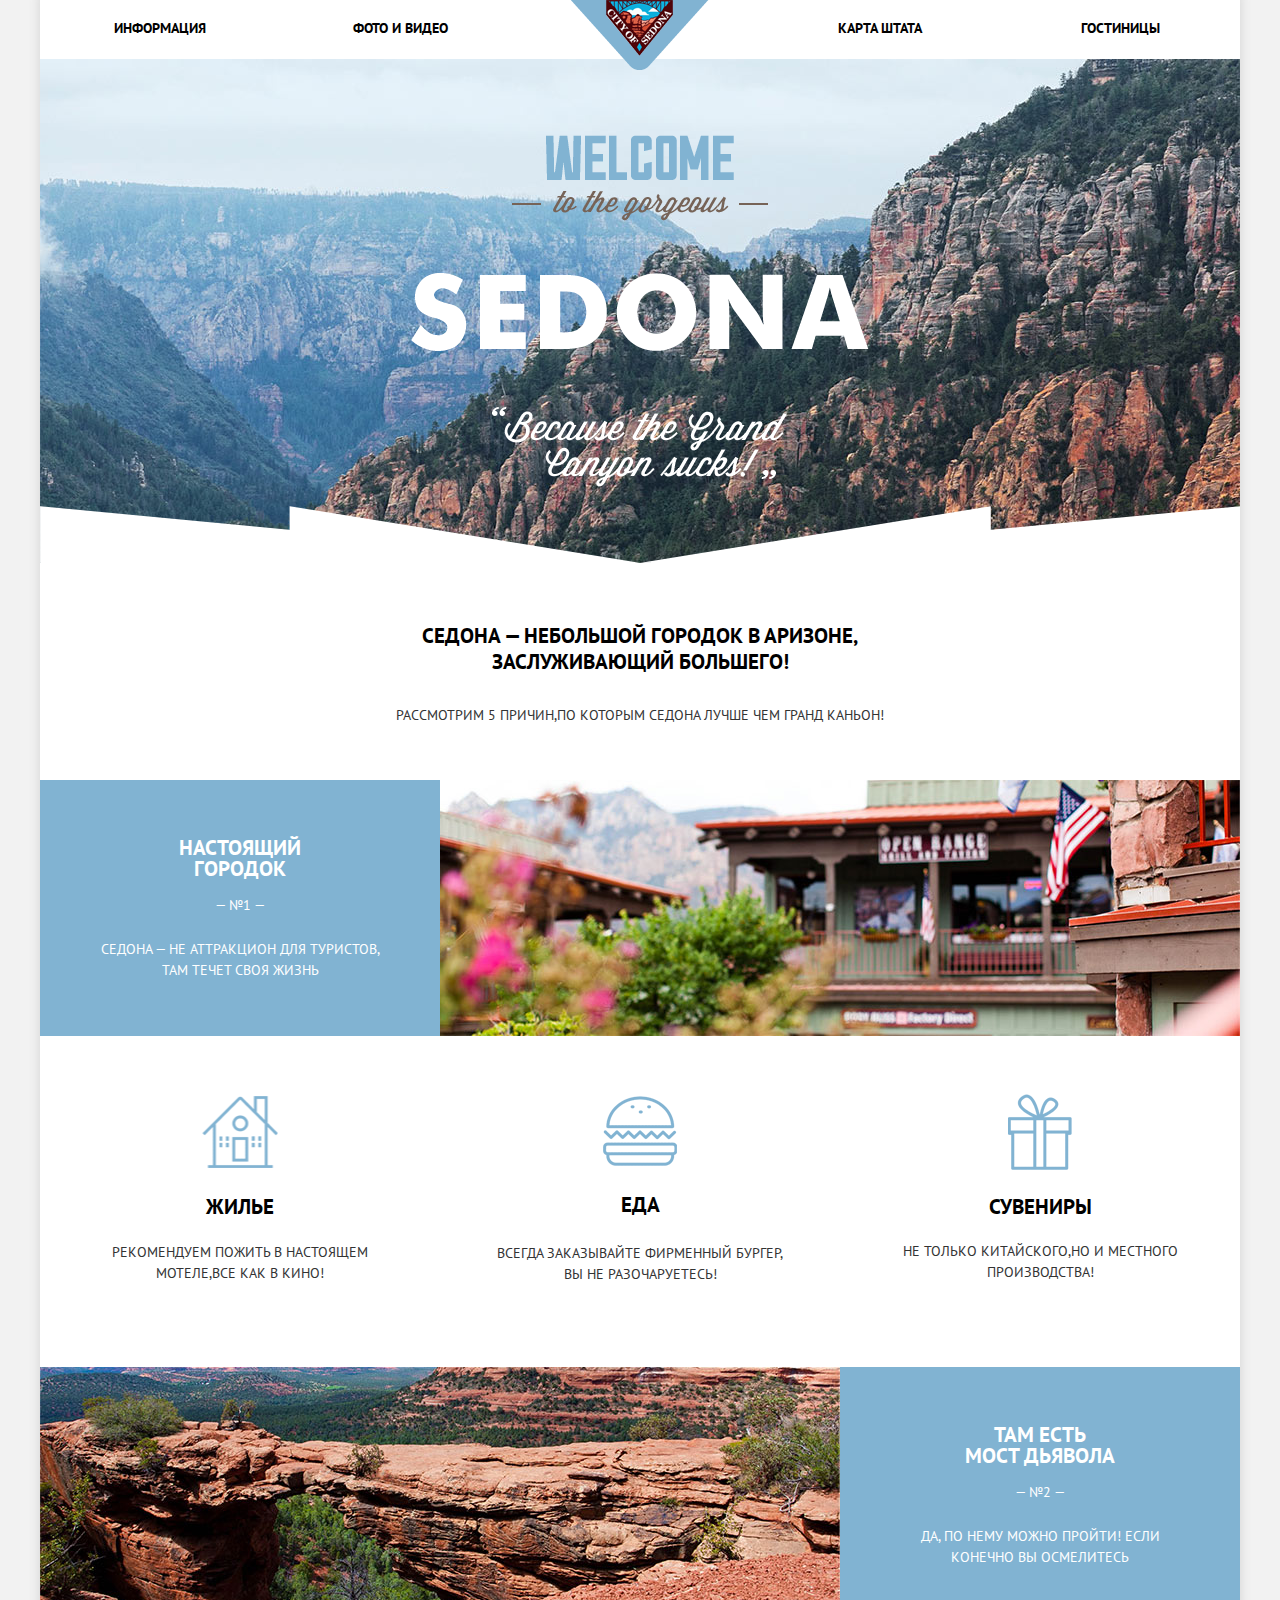
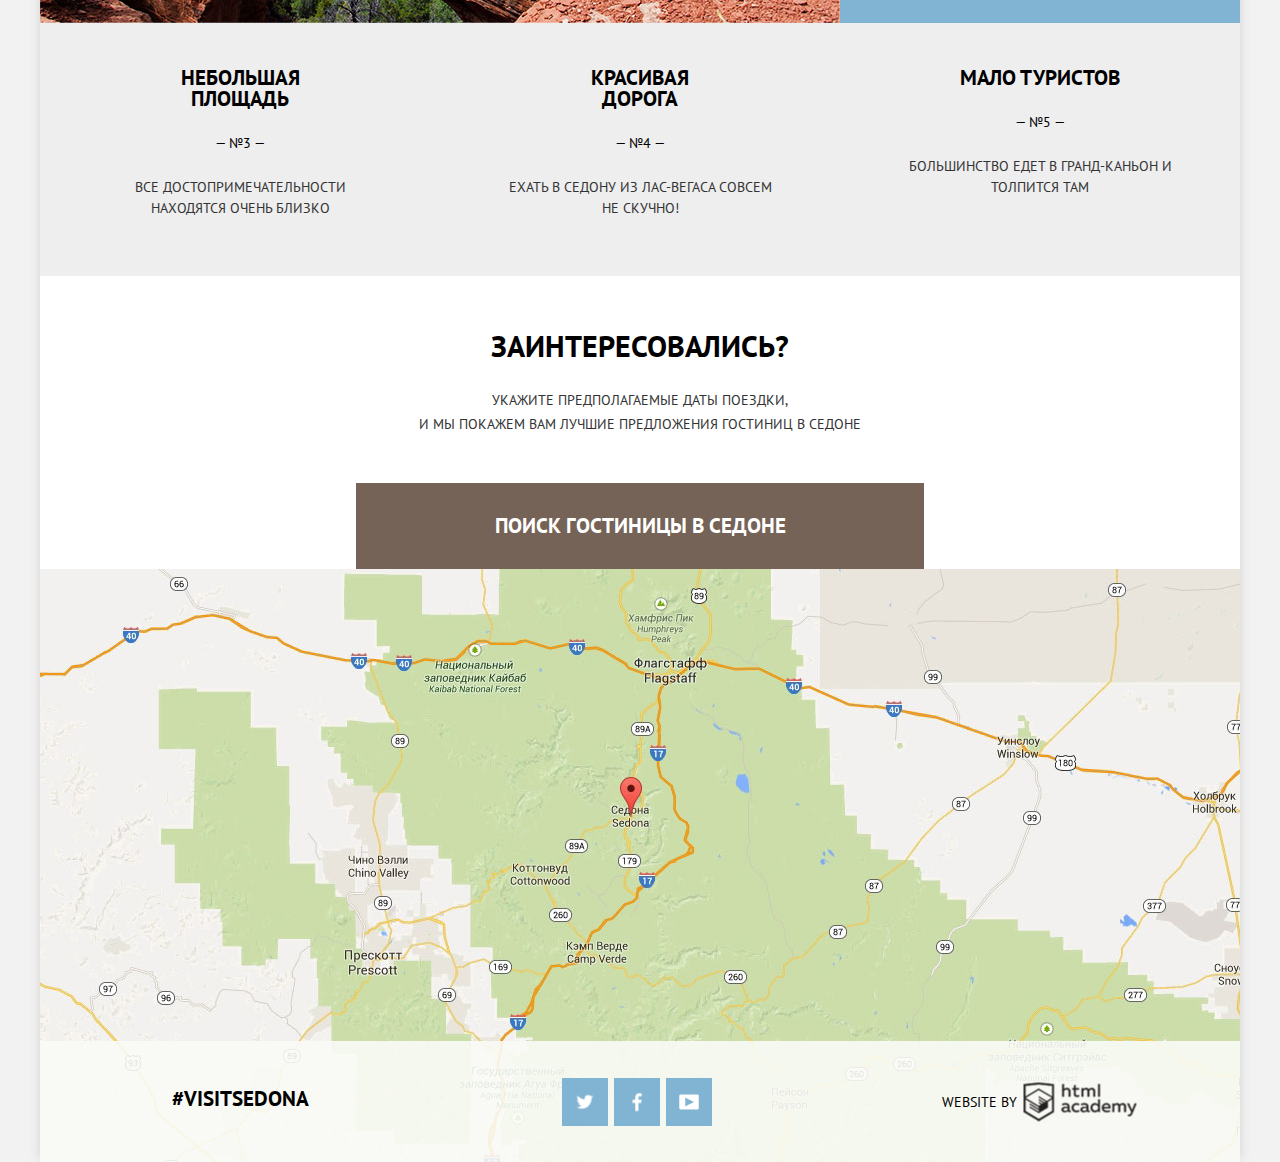
<file: index.html>
<!DOCTYPE html>
<html lang="ru">
  <head>
    <meta charset="utf-8">
    <title>HTML Academy: Седона</title>
    <link href="https://fonts.googleapis.com/css?family=PT+Sans:400,700&subset=cyrillic" rel="stylesheet">
    <link rel="stylesheet" href="css/normalize.css">
    <link rel="stylesheet" href="css/style.css">
  </head>
  <body>
    <div class="wrapper">
      <header class="main-header">
        <div class="logo">
          <a><img src="img/logo.png" alt="Sedona" width="138" height="70"></a>
        </div>
        <nav class="main-navigation">
          <ul class="navigation-list">
            <li class="navigation-item">
              <a href="#">Информация</a>
            </li>
            <li class="navigation-item">
              <a href="#">Фото и видео</a>
            </li>
            <li class="navigation-item">
              <a href="#">Карта штата</a>
            </li>
            <li class="navigation-item">
              <a href="hotel.html">Гостиницы</a>
            </li>
          </ul>
        </nav>
      </header>
      <main class="content">
        <div class="promo">
          <img src="img/promo-image.png" alt="Sedona" width="458" height="352">
        </div>
        <article>
          <header class="header-title">
            <h1 class="title">Седона — небольшой городок в Аризоне,
              заслуживающий большего!</h1>
            <p class="reason-description">Рассмотрим 5 причин,по которым Седона лучше чем Гранд Каньон!</p>
          </header>
          <div class="reason-row reason-row--blue">
            <div class="reason">
              <h2 class="reason-title">Настоящий городок</h2>
              <div class="reason-number">
                — №1 —
              </div>
              <p class="reason-description">Седона — не аттракцион для туристов, там течет своя жизнь</p>
            </div>
            <div class="reason-image">
              <img src="img/reason-image-1.jpg" alt="picture" width="800" height="256">
            </div>
          </div>
          <div class="reason-row-icon">
            <div class="reason-icon--house reason">
              <h2 class="reason-title">Жилье</h2>
              <p class="reason-description">Рекомендуем пожить в настоящем мотеле,все как в кино!</p>
            </div>
            <div class="reason-icon--food reason">
              <h2 class="reason-title">Еда</h2>
              <p class="reason-description">Всегда заказывайте фирменный бургер, вы не разочаруетесь!</p>
            </div>
            <div class="reason-icon--souvenirs reason">
              <h2 class="reason-title">Сувениры</h2>
              <p class="reason-description">Не только китайского,но и местного производства!</p>
            </div>
          </div>
          <div class="reason-row reason-row--blue">
            <div class="reason-image">
              <img src="img/reason-image-2.jpg" alt="picture" width="800" height="256">
            </div>
            <div class="reason">
              <h2 class="reason-title">Там есть<br> мост дьявола</h2>
              <div class="reason-number">
                — №2 —
              </div>
              <p class="reason-description">Да, по нему можно пройти! Если конечно вы осмелитесь</p>
            </div>
          </div>
          <div class="reason-row reason-row--grey">
            <div class="reason">
              <h2 class="reason-title">Небольшая площадь</h2>
              <div class="reason-number">
                — №3 —
              </div>
              <p class="reason-description">Все достопримечательности находятся очень близко</p>
            </div>
            <div class="reason">
              <h2 class="reason-title">Красивая дорога</h2>
              <div class="reason-number">
                — №4 —
              </div>
              <p class="reason-description">Ехать в Седону из Лас-Вегаса совсем не скучно!</p>
            </div>
            <div class="reason">
              <h2 class="reason-title">Мало туристов</h2>
              <div class="reason-number">
                — №5 —
              </div>
              <p class="reason-description">Большинство едет в Гранд-Каньон и толпится там</p>
            </div>
          </div>
        </article>
      </main>
        <div class="search">
          <h2 class="question">Заинтересовались?</h2>
          <p class="reason-description reason-date">Укажите предполагаемые даты поездки,<br> и мы покажем вам лучшие предложения гостиниц в Седоне</p>
          <a href="#" class="search-btn">Поиск гостиницы в Седоне</a>
        </div>
        <div class="map">
          <div class="form">
            <form action="#" method="post">
              <div class="form-line enter-data">
                <label for="datacheckin">Дата заезда:</label>
                <input type="text" name="datacheckin" id="datacheckin" value="24 АПРЕЛЯ 2016">
                <div class="calendar"></div>
              </div>
              <div class="form-line enter-data">
                <label for="datacheckout">Дата выезда:</label>
                <input type="text" name="datacheckout" id="datacheckout" value="4 ИЮЛЯ 2016">
                <div class="calendar"></div>
              </div>
              <div class="form-line">
                <div class="adult-data">
                  <label for="adult">Взрослые:</label>
                  <div class="data-numbers">
                    <button class="minus" type="button"></button>
                    <input type="text" name="adult" id="adult" value="2">
                    <button class="plus" type="button"></button>
                  </div>
                </div>
                <div class="child-data">
                  <label for="child">Дети:</label>
                  <div class="data-numbers">
                    <button class="minus" type="button"></button>
                    <input type="text" name="child" id="child" value="0">
                    <button class="plus" type="button"></button>
                  </div>
                </div>
              </div>
              <button class="btn-find" type="submit">Найти</button>
            </form>
          </div>
          <footer class="main-footer-index">
            <div class="footer-tag">
              <a href="#" class="hashtag">#Visitsedona</a>
            </div>
            <div class="footer-social">
              <a class="social-btn social-btn-tweet" href="#">твит</a>
              <a class="social-btn social-btn-fb" href="#">ФБ</a>
              <a class="social-btn social-btn-ytube" href="#">Ютуб</a>
            </div>
            <div class="footer-copyright">
              Website by
              <a class="btn-academy" href="https://htmlacademy.ru"></a>
            </div>
          </footer>
        </div>
      </div>
    <script src="js/script.js"></script>
    </body>
  </html>
</file>
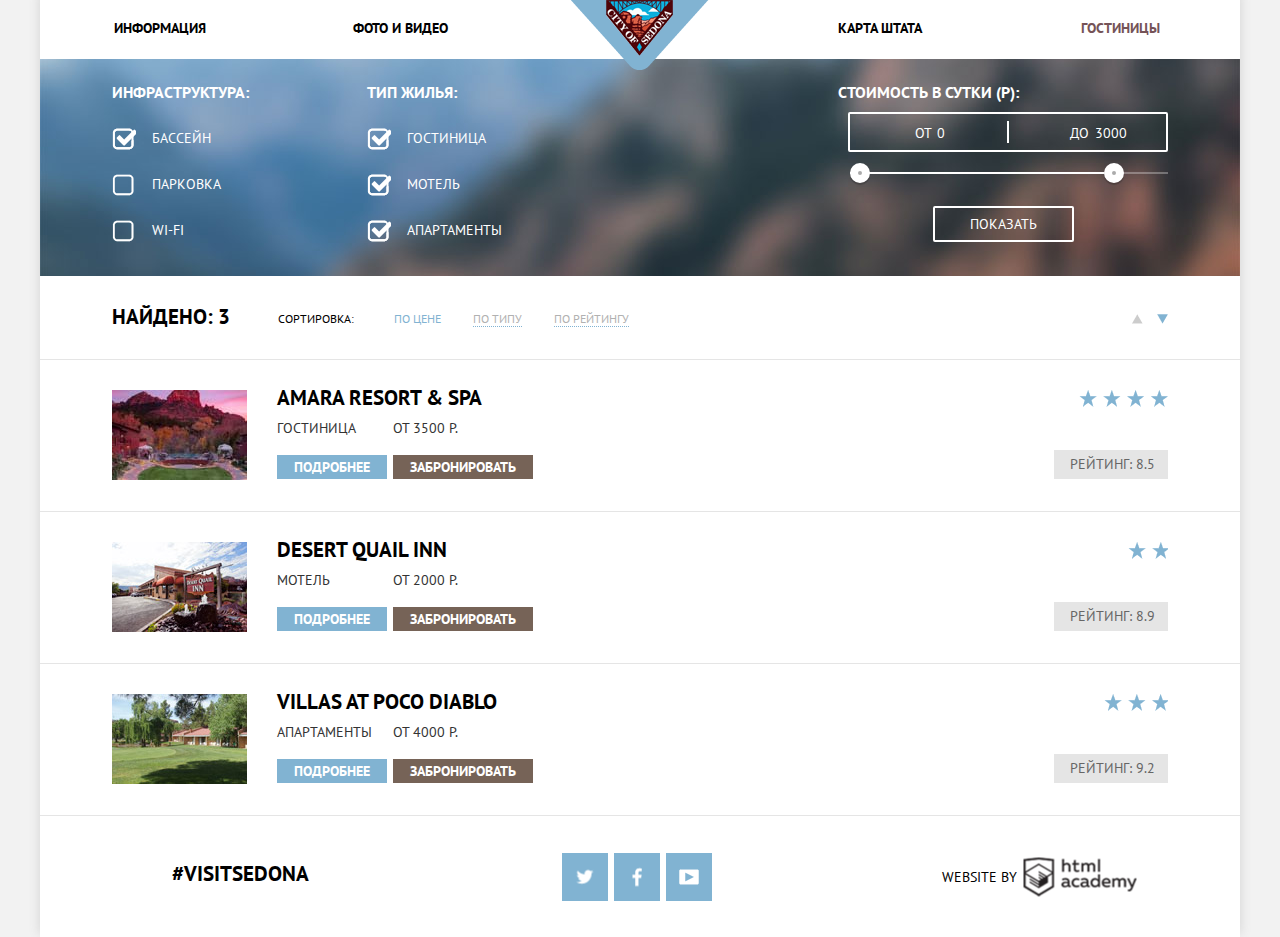
<file: hotel.html>
<!DOCTYPE html>
<html lang="ru">

<head>
  <meta charset="utf-8">
  <title>HTML Academy: Седона</title>
  <link href="https://fonts.googleapis.com/css?family=PT+Sans:400,700&subset=cyrillic" rel="stylesheet">
  <link rel="stylesheet" href="css/normalize.css">
  <link rel="stylesheet" href="css/style.css">
</head>

<body>
  <div class="wrapper">
    <header class="main-header">
      <div class="logo">
        <a href="index.html"><img src="img/logo.png" alt="Sedona" width="138" height="70"></a>
      </div>
      <nav class="main-navigation">
        <ul class="navigation-list">
          <li class="navigation-item">
            <a href="#">Информация</a>
          </li>
          <li class="navigation-item">
            <a href="#">Фото и видео</a>
          </li>
          <li class="navigation-item">
            <a href="#">Карта штата</a>
          </li>
          <li class="navigation-item">
            <a class="navigation-link">Гостиницы</a>
          </li>
        </ul>
      </nav>
    </header>
    <div class="filters-row clearfix">
      <form action="#" method="post">
        <div class="filters-options">
          <p class="filters-title">Инфраструктура:</p>
          <ul class="filters-list">
            <li class="filters-item">
              <input type="checkbox" name="pool" id="pool" checked>
              <label for="pool">Бассейн</label>
            </li>
            <li class="filters-item">
              <input type="checkbox" name="parking" id="parking">
              <label for="parking">Парковка</label>
            </li>
            <li class="filters-item">
              <input type="checkbox" name="wi-fi" id="wi-fi">
              <label for="wi-fi">Wi-Fi</label>
            </li>
          </ul>
        </div>
        <div class="filters-options">
          <p class="filters-title">Тип жилья:</p>
          <ul class="filters-list">
            <li class="filters-item">
              <input type="checkbox" name="hostel" id="hostel" checked>
              <label for="hostel">Гостиница</label>
            </li>
            <li class="filters-item">
              <input type="checkbox" name="hotel" id="hotel" checked>
              <label for="hotel">Мотель</label>
            </li>
            <li class="filters-item">
              <input type="checkbox" name="apartments" id="apartments" checked>
              <label for="apartments">Апартаменты</label>
            </li>
          </ul>
        </div>
        <div class="filter-range">
          <div class="filter-range-title">Стоимость в сутки (Р):</div>
          <div class="price-controls">
            <label class="min-price">от <input type="text" name="min-price" value="0"></label>
            <label class="max-price">до <input type="text" name="max-price" value="3000"></label>
          </div>
          <div class="range-controls">
            <div class="scale">
              <div class="bar"></div>
            </div>
            <div class="range-toggle range-toggle-min"></div>
            <div class="range-toggle range-toggle-max"></div>
          </div>
          <button class="btn-transparent" type="submit" name="show">Показать</button>
        </div>
      </form>
    </div>
    <div class="results-row">
      <div class="search-results">
        Найдено: 3
      </div>
      <div class="sort">
        Сортировка:
      </div>
      <ul class="sort-list">
        <li class="active"><a>По цене</a></li>
        <li class="sort-item"><a href="#">По типу</a></li>
        <li class="sort-item"><a href="#">По рейтингу</a></li>
      </ul>
      <div class="arrow">
        <a class="arrow-up" href="#"></a>
        <a class="arrow-down"></a>
      </div>
    </div>
    <section class="hotel clearfix">
      <div class="hotel-image">
        <img src="img/hotel-image-1.jpg" alt="Картинка отеля" width="135" height="90">
      </div>
      <div class="hotel-content clearfix">
        <a href="#" class="hotels-style">Amara resort & spa</a>
        <div class="details">
          <div class="hotel-description">
            Гостиница
          </div>
          <a href="#" class="btn-blue">Подробнее</a>
        </div>
        <div class="booking">
          <div class="hotel-description">
            от 3500 Р.
          </div>
          <a href="#" class="btn-brown">Забронировать</a>
        </div>
      </div>
      <div class="aside clearfix">
        <div class="stars four-stars"></div>
        <p class="rating">Рейтинг: 8.5</p>
      </div>
    </section>
    <section class="hotel clearfix">
      <div class="hotel-image">
        <img src="img/hotel-image-2.jpg" alt="Картинка отеля" width="135" height="90">
      </div>
      <div class="hotel-content">
        <a href="#" class="hotels-style">desert quail inn</a>
        <div class="details">
          <div class="hotel-description">
            Мотель
          </div>
          <a href="#" class="btn-blue">Подробнее</a>
        </div>
        <div class="booking">
          <div class="hotel-description">
            от 2000 Р.
          </div>
          <a href="#" class="btn-brown">Забронировать</a>
        </div>
      </div>
      <div class="aside">
        <div class="two-stars"></div>
        <p class="rating">Рейтинг: 8.9</p>
      </div>
    </section>
    <section class="hotel clearfix">
      <div class="hotel-image">
        <img src="img/hotel-image-3.jpg" alt="Картинка отеля" width="135" height="90">
      </div>
      <div class="hotel-content">
        <a href="#" class="hotels-style">villas at poco diablo</a>
        <div class="details">
          <div class="hotel-description">
            Апартаменты
          </div>
          <a href="#" class="btn-blue">Подробнее</a>
        </div>
        <div class="booking">
          <div class="hotel-description">
            от 4000 Р.
          </div>
          <a href="#" class="btn-brown">Забронировать</a>
        </div>
      </div>
      <div class="aside">
        <div class="three-stars"></div>
        <p class="rating">Рейтинг: 9.2</p>
      </div>
    </section>
    <footer class="main-footer-hotel">
      <div class="footer-tag">
        <a href="#" class="hashtag">#Visitsedona</a>
      </div>
      <div class="footer-social">
        <a class="social-btn social-btn-tweet" href="#"></a>
        <a class="social-btn social-btn-fb" href="#"></a>
        <a class="social-btn social-btn-ytube" href="#"></a>
      </div>
      <div class="footer-copyright">
        Website by
        <a class="btn-academy" href="https://htmlacademy.ru"></a>
      </div>
    </footer>
  </div>
</body>

</html>
</file>
<file: css/style.css>
/* {
  outline: 1px solid red;
}*/

body {
  font-family: "PT sans", "Arial", sans-serif;
  font-size: 14px;
  line-height: 21px;
  color: #000000;
  text-transform: uppercase;
  background-color: #f2f2f2;
  background-size: 1220px;
}


/*В Р А П П Е Р*/

.wrapper {
  position: relative;
  width: 1200px;
  margin: 0 auto;
  background-color: #ffffff;
  box-shadow: 0 -5px 9px 2px #dbdbdb;
}


/* З А Г О Л О В К И */

.title {
  font-size: 21px;
  line-height: 26px;
}

.reason-title {
  font-size: 21px;
  line-height: 21px;
  padding: 0 60px;
}

.question {
  font-size: 30px;
  line-height: 24px;
}

.reason-description {
  font-size: 14px;
  line-height: 21px;
  color: #333333;
}

.header-title p {
  line-height: 26px;
}

.clearfix::after {
  content: "";
  display: table;
  clear: both;
}


/*H E A D E R*/

.main-header {
  position: relative;
  background-color: #ffffff;
}

.navigation-item a {
  font-size: 14px;
  color: #000000;
  text-decoration: none;
  line-height: 26px;
  font-weight: bold;
}

.navigation-item a:hover {
  color: #81b3d2;
}

.navigation-item a:active {
  color: #cacaca;
}

a.navigation-link {
  color: #755357;
  cursor: pointer;
}

a.navigation-link:hover {
  color: #604e43;
}

a.navigation-link:active {
  color: #dbd8b5;
}

.logo {
  position: absolute;
  transform: translateX(-50%);
  left: 50%;
  z-index: 1;
}

.main-navigation ul {
  padding: 0;
  margin: 0;
  list-style: none;
  font-size: 0;
}

li:nth-child(2) {
  margin-right: 20%;
}

.navigation-item {
  box-sizing: border-box;
  display: inline-block;
  text-align: center;
  width: 20%;
  vertical-align: top;
  padding: 15px 15px;
}


/*P R O M O*/

.promo {
  position: relative;
  background: #213442 url("../img/bg-photo-index.jpg") no-repeat;
  height: 428px;
  padding-top: 76px;
}

.promo img {
  display: block;
  margin: 0 auto;
  width: 458px;
  height: 352px;
}

.promo::after {
  position: absolute;
  content: "";
  background: url("../img/promo-down.png") no-repeat;
  height: 57px;
  width: 1200px;
  bottom: 0%;
  left: 50%;
  transform: translate(-50%);
}

article {
  text-align: center;
}

.header-title {
  display: inline-block;
  text-align: center;
  padding: 46px 320px 38px;
  vertical-align: top;
  background-color: #ffffff;
}

.title {
  margin-bottom: 27px;
}

.reason-row {
  font-size: 0;
}

.reason-row-icon {
  font-size: 0;
  background-color: #ffffff;
}

.reason-row--blue {
  overflow: hidden;
  height: 256px;
  color: #ffffff;
  background-color: #81b3d2;
}

.reason {
  box-sizing: border-box;
  display: inline-block;
  width: 400px;
  vertical-align: top;
  padding: 40px 48px;
}

.reason-number {
  margin-bottom: 24px;
  font-size: 14px;
  line-height: 19px;
}

.reason .reason-title {
  margin-bottom: 17px;
  font-size: 21px;
  line-height: 21px;
}

.reason-row--blue .reason-description {
  color: #ffffff;
}

.reason-row--grey {
  background-color: #eeeeee;
}

.reason-row--grey .reason {
  padding-top: 27px;
}

.reason-row--grey .reason-number {
  margin-top: 25px;
}

.reason-row--grey .reason {
  padding-left: 60px;
  padding-right: 60px;
  padding-bottom: 43px;
}

.reason .reason-description {
  font-size: 14px;
  line-height: 21px;
}

.reason-image {
  display: inline-block;
  vertical-align: top;
  margin: 0;
  padding: 0;
  height: 256px;
  width: 800px;
}

.reason-icon--house {
  position: relative;
  padding-bottom: 68px;
}

.reason-icon--house .reason-title {
  margin-top: 120px;
  margin-bottom: 25px;
}

.reason-icon--house::before {
  content: "";
  position: absolute;
  transform: translateX(-50%);
  left: 50%;
  top: 60px;
  width: 75px;
  height: 72px;
  background: url("../img/spritesheet.png") no-repeat;
  background-position: -1177px -5px;
}

.reason-icon--food .reason-title {
  margin-top: 118px;
  margin-bottom: 28px;
}

.reason-icon--food {
  position: relative;
  padding-bottom: 68px;
}

.reason-icon--food::before {
  content: "";
  position: absolute;
  left: 50%;
  top: 60px;
  transform: translateX(-50%);
  width: 74px;
  height: 70px;
  background: url("../img/spritesheet.png") no-repeat;
  background-position: -1093px -5px;
}

.reason-icon--souvenirs .reason-title {
  margin-top: 120px;
  margin-bottom: 24px;
}

.reason-icon--souvenirs {
  position: relative;
  padding-bottom: 68px;
}

.reason-icon--souvenirs::before {
  content: "";
  position: absolute;
  left: 50%;
  top: 58px;
  transform: translateX(-50%);
  width: 64px;
  height: 76px;
  background: url("../img/spritesheet.png") no-repeat;
  background-position: -1262px -5px;
}


/*S E A R C H*/

.search {
  text-align: center;
  padding-top: 33px;
  background-color: #ffffff;
}

.question {
  margin-bottom: 30px;
}

.search .reason-description {
  line-height: 24px;
}

.search-btn {
  border: 0;
  outline: 0;
  cursor: pointer;
  text-decoration: none;
  font-size: 21px;
  line-height: 26px;
  font-weight: bold;
  display: inline-block;
  text-align: center;
  vertical-align: middle;
  width: 568px;
  background-color: #766357;
  color: #ffffff;
  padding: 30px 0;
  margin-top: 33px;
}

.map {
  position: relative;
  background: #cbdda9 url("../img/map.jpg") no-repeat;
  width: 1200px;
  height: 593px;
}


/* Ф О Р М А*/

.form {
  display: none;
  box-sizing: border-box;
  position: absolute;
  width: 568px;
  height: 395px;
  background-color: #ffffff;
  transform: translateX(-50%);
  left: 50%;
  padding: 55px;
  font-size: 14px;
  line-height: 26px;
  font-weight: bold;
  top: 0;
}

.form-show {
  display: block;
}

.form-line {
  box-sizing: border-box;
  margin-bottom: 24px;
  text-align: left;
}

.form-line input[type=text] {
  border: none;
  outline: none;
  background-color: #f2f2f2;
  font-weight: inherit;
  width: 296px;
  float: right;
  padding: 8px 35px 8px 15px;
  margin-left: 18px;
  background-color: #f2f2f2;
}

.form-line input:hover {
  background-color: #ebebeb;
}

.form-line input:focus {
  background-color: #ffffff;
  border: 2px solid #e5e5e5;
  padding: 6px 33px 6px 13px;
}

.form-line label {
  padding: 8px 0px;
  display: inline-block;
  vertical-align: middle;
}

.data-numbers input[type=text] {
  border: none;
  outline: none;
  display: block;
  width: 8px;
  padding: 6px 15px;
  background-color: #f2f2f2;
}

.data-numbers input[type=text]:hover {
  background-color: #ebebeb;
}

.data-numbers input[type=text]:focus {
  background-color: #ffffff;
  border: 2px solid #e5e5e5;
  padding: 4px 13px;
}

.enter-data {
  position: relative;
}

.enter-data .calendar {
  position: absolute;
  content: "";
  cursor: pointer;
  right: 9px;
  top: 10px;
  width: 21px;
  height: 22px;
  background-image: url("../img/spritesheet.png");
  background-repeat: no-repeat;
  background-position: -593px -5px;
}

.calendar:hover {
  background-position: -273px -5px;
}

.calendar:active {
  background-position: -389px -5px;
}

.adult-data {
  width: 225px;
  float: left;
}

.child-data {
  width: 225px;
  float: right;
}

.data-numbers {
  margin-top: 2px;
  float: right;
}

.minus {
  position: relative;
  border: none;
  outline: none;
  width: 38px;
  height: 38px;
  float: left;
  background-color: #f2f2f2;
  cursor: pointer;
}

.minus::before {
  position: absolute;
  content: "";
  top: 17px;
  left: 15px;
  width: 12px;
  height: 3px;
  background-image: url("../img/spritesheet.png");
  background-repeat: no-repeat;
  background-position: -624px -5px;
}

.minus:hover::before {
  background-position: -304px -5px;
}

.minus:active::before {
  background-position: -420px -5px;
}

.data-numbers input[type=text] {
  float: left;
  margin: 0;
}

.plus {
  position: relative;
  border: none;
  outline: none;
  width: 38px;
  height: 38px;
  float: left;
  background-color: #f2f2f2;
  cursor: pointer;
}

.plus::before {
  position: absolute;
  content: "";
  left: 15px;
  top: 13px;
  width: 12px;
  height: 12px;
  background-image: url("../img/spritesheet.png");
  background-repeat: no-repeat;
  background-position: -646px -5px;
}

.plus:hover::before {
  background-position: -326px -5px;
}

.plus:active::before {
  background-position: -442px -5px;
}

.child-data label {
  margin-left: 50px;
}

.btn-find {
  display: inline-block;
  text-transform: inherit;
  border: none;
  outline: none;
  cursor: pointer;
  font-size: 21px;
  line-height: 26px;
  font-weight: bold;
  background-color: #81b3d2;
  text-align: center;
  vertical-align: middle;
  color: #ffffff;
  width: 458px;
  padding: 16px 0;
  margin-top: 55px;
}

.btn-find:hover {
  background-color: #669ec0;
}

.btn-find:active {
  background-color: #5496bd;
  color: #88b6d1;
}


/*F I L T E R S*/

.filters-row {
  height: 177px;
  background: url("../img/filter-background.jpg") no-repeat;
  padding: 23px 72px;
  color: #ffffff;
  font-weight: bold;
  font-size: 16px;
  line-height: 21px;
}

.filters-options {
  width: 160px;
  float: left;
  margin-right: 95px;
}

.filters-title {
  margin: 0;
  margin-bottom: 25px;
}

.filters-list {
  font-size: 14px;
  line-height: 21px;
  font-weight: normal;
  margin: 0;
  padding: 0;
  list-style: none;
}

input[type="checkbox"] {
  display: none;
}

input[type="checkbox"]+label {
  display: block;
  position: relative;
  margin: 25px 0;
  line-height: 21px;
  padding-left: 40px;
  cursor: pointer;
}

input[type="checkbox"]+label::before {
  content: "";
  position: absolute;
  top: 0;
  left: 0;
  width: 24px;
  height: 22px;
  background-image: url("../img/spritesheet.png");
  background-repeat: no-repeat;
  background-position: -463px -5px;
}

.filters-item input[type="checkbox"]:checked+label::after {
  content: "";
  position: absolute;
  top: 0;
  left: 0;
  width: 24px;
  height: 22px;
  background-image: url("../img/spritesheet.png");
  background-repeat: no-repeat;
  background-position: -495px -5px;
}

.filter-range {
  font-size: 14px;
  line-height: 21px;
  float: right;
  width: 330px;
  color: #ffffff;
  text-transform: uppercase;
  font-weight: normal;
}

.filter-range-title {
  font-weight: bold;
  margin-bottom: 9px;
  font-size: 16px;
  line-height: 21px;
}

.price-controls {
  position: relative;
  height: 36px;
  margin-bottom: 20px;
  border: 2px solid #ffffff;
  border-radius: 2px;
  font-size: 0;
  margin-left: 10px;
}

.price-controls::after {
  content: "";
  position: absolute;
  top: 50%;
  left: 50%;
  width: 2px;
  height: 22px;
  background: #ffffff;
  transform: translate(-50%, -50%);
}

.price-controls label {
  display: inline-block;
  font-size: 14px;
  line-height: 38px;
  vertical-align: top;
  cursor: pointer;
}

.price-controls .min-price, .price-controls .max-price {
  width: 90px;
  padding-left: 65px;
}

.price-controls input {
  font-size: 14px;
  line-height: 21px;
  color: inherit;
  width: 50px;
  margin: 0;
  background: none;
  border: none;
  outline: none;
}

.range-controls {
  position: relative;
  margin-bottom: 32px;
  margin-left: 12px;
}

.range-controls .scale {
  height: 2px;
  background: rgba(255, 255, 255, 0.3);
}

.range-controls .bar {
  width: 80%;
  height: 2px;
  background: #ffffff;
}

.range-toggle {
  position: absolute;
  top: -9px;
  width: 4px;
  height: 4px;
  background: #ababab;
  border: 8px solid #ffffff;
  border-radius: 50%;
  box-shadow: 0 2px 1px 0 rgba(0, 1, 1, 0.2);
  cursor: pointer;
}

.range-toggle-min {
  left: 0;
}

.range-toggle-max {
  left: 80%;
}

.range-toggle:hover {
  background: #1c4f80;
}

.btn-transparent {
  display: block;
  margin: 0 auto;
  padding: 6px 35px;
  font-size: 14px;
  line-height: 20px;
  color: #ffffff;
  text-transform: uppercase;
  background: transparent;
  border: 2px solid #ffffff;
  border-radius: 2px;
  outline: none;
  cursor: pointer;
}

.btn-transparent:hover {
  color: #000000;
  background: #ffffff;
}


/*Р Е З У Л Ь Т А Т Ы     П О И С К А*/

.results-row {
  font-size: 0;
  padding: 22px 72px;
  padding-bottom: 29px;
}

.search-results {
  font-size: 21px;
  font-weight: bold;
  line-height: 26px;
  display: inline-block;
  vertical-align: bottom;
  margin-right: 48px;
}

.sort {
  font-size: 12px;
  line-height: 18px;
  display: inline-block;
  vertical-align: bottom;
  margin-right: 40px;
  margin-bottom: 2px;
}

.sort-list {
  list-style: none;
  padding: 0;
  margin: 0;
  font-size: 12px;
  line-height: 18px;
  display: inline-block;
  vertical-align: bottom;
}

.sort-list li {
  display: inline-block;
  margin-right: 29px;
  vertical-align: middle;
  margin-bottom: 2px;
}

.sort-list a {
  vertical-align: bottom;
  text-decoration: none;
  color: #b1b1b1;
  border-bottom: 1px dotted #81b3d2;
}

.active a {
  color: #81b3d2;
  border-bottom: none;
}

.sort-item a:hover {
  color: #81b3d2;
}

.sort-item a:active {
  color: #000000;
  border: none;
}

.arrow {
  position: relative;
  float: right;
  width: 36px;
  height: 11px;
  margin-top: 10px;
}

.arrow-up {
  position: absolute;
  width: 11px;
  height: 10px;
  cursor: pointer;
  top: 0;
  left: 0;
  background-image: url("../img/spritesheet.png");
  background-repeat: no-repeat;
  background-position: -572px -5px;
}

.arrow-up:hover {
  width: 11px;
  height: 10px;
  background-position: -252px -5px;
}

.arrow-up:active {
  width: 11px;
  height: 10px;
  background-position: -368px -5px;
}

.arrow-down {
  position: absolute;
  width: 11px;
  height: 10px;
  cursor: pointer;
  margin-left: 12px;
  top: 0;
  right: 0;
  background-image: url("../img/spritesheet.png");
  background-repeat: no-repeat;
  background-position: -347px -5px;
}


/*О Т Е Л И*/

.hotel {
  font-size: 14px;
  line-height: 21px;
  color: #333333;
  text-transform: uppercase;
  border-top: 1px solid #e5e5e5;
  padding: 30px 72px;
}

.hotel:nth-child(3n) {
  border-bottom: 1px solid #e5e5e5;
}

.hotel-image img {
  float: left;
  width: 135px;
  height: 90px;
}

.hotel-content {
  float: left;
  margin-left: 30px;
  width: 700px;
}

.hotels-style {
  display: block;
  text-decoration: none;
  font-size: 21px;
  line-height: 26px;
  font-weight: bold;
  color: #000000;
  margin-bottom: 7px;
  margin-top: -5px;
}

.hotels-style:hover {
  color: #81b3d2;
}

.hotels-style:active {
  color: #cacaca;
}

.details {
  float: left;
  width: 110px;
}

.booking {
  margin-left: 6px;
  float: left;
  width: 142px;
}

.hotel-description {
  margin-bottom: 18px;
}

.btn-blue {
  font-size: 14px;
  line-height: 21px;
  text-decoration: none;
  border: none;
  outline: none;
  cursor: pointer;
  color: #ffffff;
  background-color: #81b3d2;
  padding: 3px 17px;
  font-weight: bold;
}

.btn-blue:hover {
  background: #669ec0;
}

.btn-blue:active {
  background: #5496bd;
  color: #88b6d1;
}

.btn-brown {
  font-size: 14px;
  line-height: 21px;
  text-decoration: none;
  border: none;
  outline: none;
  cursor: pointer;
  color: #ffffff;
  background-color: #766357;
  padding: 3px 17px;
  font-weight: bold;
}

.btn-brown:hover {
  background: #604e43;
}

.btn-brown:active {
  background: #503e33;
  color: #857871;
}

.aside {
  position: relative;
  text-align: center;
  float: right;
  padding-bottom: 2px;
}

.rating {
  margin: 0;
  width: 85px;
  padding: 4px 13px 4px 16px;
  margin-top: 60px;
  background-color: #e5e5e5;
  color: #666666;
}

.four-stars {
  position: absolute;
  width: 89px;
  height: 17px;
  top: 0;
  right: 0;
  background-image: url("../img/spritesheet.png");
  background-repeat: no-repeat;
  background-position: -132px -5px;
}

.three-stars {
  width: 64px;
  height: 17px;
  position: absolute;
  top: 0;
  right: 0;
  background-image: url("../img/spritesheet.png");
  background-repeat: no-repeat;
  background-position: -57px -5px;
}

.two-stars {
  position: absolute;
  width: 40px;
  height: 17px;
  top: 0;
  right: 0;
  background-image: url("../img/spritesheet.png");
  background-repeat: no-repeat;
  background-position: -5px -5px;
}


/* F O O T E R */

.main-footer-index {
  position: absolute;
  bottom: 0;
  font-size: 0;
  background: rgba(249, 251, 246, .9);
}

.main-footer-hotel {
  font-size: 0;
}

.footer-tag {
  display: inline-block;
  text-align: center;
  vertical-align: middle;
  width: 380px;
  padding: 45px 10px;
  text-decoration: none;
}

.footer-tag a {
  text-decoration: none;
  font-size: 21px;
  line-height: 26px;
  color: #000000;
  font-weight: bold;
}

.footer-social {
  display: inline-block;
  text-align: center;
  vertical-align: middle;
  width: 380px;
  padding: 36px 10px;
}

.footer-social .social-btn {
  position: relative;
  display: inline-block;
  vertical-align: middle;
  width: 46px;
  height: 48px;
  text-decoration: none;
  margin-right: 6px;
  background-color: #81b3d2;
}

.social-btn::before {
  content: "";
  position: absolute;
  top: 50%;
  left: 50%;
  transform: translate(-50%, -50%);
  background-image: url("../img/spritesheet.png");
  background-repeat: no-repeat;
}

.social-btn:hover {
  background-color: #669ec0;
}

.social-btn:active {
  background-color: #5496bd;
}

.social-btn-tweet::before {
  width: 17px;
  height: 15px;
  background-position: -1036px -5px;
}

.social-btn-tweet:active::before {
  opacity: 0.3;
}

.social-btn-fb::before {
  width: 10px;
  height: 19px;
  background-position: -531px -5px;
}

.social-btn-fb:active::before {
  opacity: 0.3;
}

.social-btn-ytube:active::before {
  opacity: 0.3;
}

.social-btn-ytube::before {
  width: 20px;
  height: 16px;
  background-position: -1063px -5px;
}

.footer-copyright {
  position: relative;
  display: inline-block;
  width: 288px;
  padding: 41px 0px;
  padding-left: 102px;
  padding-right: 10px;
  font-size: 14px;
  line-height: 26px;
  text-align: left;
  vertical-align: middle;
}

.footer-copyright .btn-academy {
  position: relative;
  display: inline-block;
  vertical-align: middle;
  position: absolute;
  left: 60%;
  top: 50%;
  transform: translate(-50%, -50%);
  background-image: url("../img/spritesheet.png");
  background-repeat: no-repeat;
  width: 113px;
  height: 39px;
  background-position: -667px -5px;
}

.btn-academy:hover {
  width: 113px;
  height: 39px;
  background-position: -790px -5px;
}

.btn-academy:active {
  width: 113px;
  height: 39px;
  background-position: -913px -5px;
}
</file>
